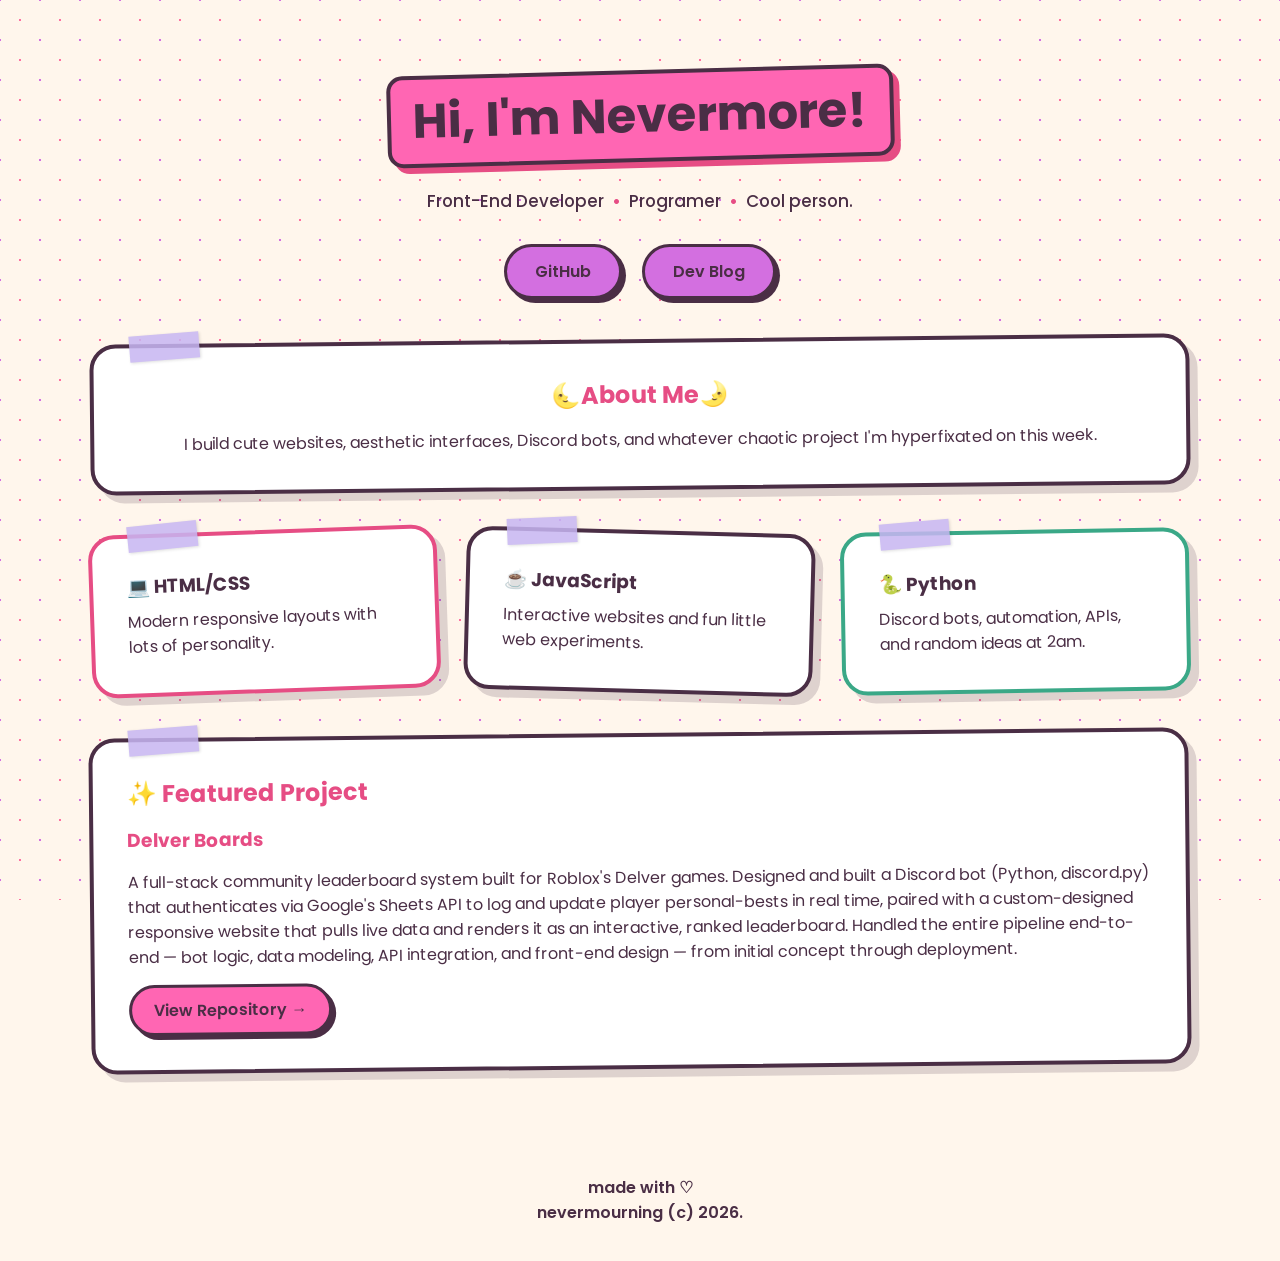
<file: index.html>
<!DOCTYPE html>
<html lang="en">
<head>
<meta charset="UTF-8">
<meta name="viewport" content="width=device-width, initial-scale=1.0">
<title>nevermourning</title>

<link rel="preconnect" href="https://fonts.googleapis.com">
<link href="https://fonts.googleapis.com/css2?family=Baloo+2:wght@500;600;700;800&family=Poppins:wght@300;400;500;600;700&display=swap" rel="stylesheet">

<link rel="stylesheet" href="style.css">
</head>
<body>

<div class="blob blob1"></div>
<div class="blob blob2"></div>
<div class="blob blob3"></div>

<header>

<h1>Hi, I'm Nevermore!</h1>

<p class="tagline">
Front-End Developer <span class="dot">•</span> Programer <span class="dot">•</span> Cool person.
</p>

<div class="buttons">
<a href="https://github.com/nevermourning">GitHub</a>
<a href="blog.html">Dev Blog</a>

</div>

</header>

<main>

<section class="card">

<center><h2>🌜About Me🌛</h2></center>

<center><p>
I build cute websites, aesthetic interfaces, Discord bots, and whatever chaotic
project I'm hyperfixated on this week.
</p></center>

</section>

<section class="grid">

<div class="card">
<h3>💻 HTML/CSS</h3>
<p>Modern responsive layouts with lots of personality.</p>
</div>

<div class="card">
<h3>☕ JavaScript</h3>
<p>Interactive websites and fun little web experiments.</p>
</div>

<div class="card">
<h3>🐍 Python</h3>
<p>Discord bots, automation, APIs, and random ideas at 2am.</p>
</div>



</section>

<section class="card">

<h2>✨ Featured Project</h2>

<div class="project">

<h3>Delver Boards</h3>

<p>
A full-stack community leaderboard system built for Roblox's Delver games. Designed and built a Discord bot (Python, discord.py) that authenticates via Google's Sheets API to log and update player personal-bests in real time, paired with a custom-designed responsive website that pulls live data and renders it as an interactive, ranked leaderboard. Handled the entire pipeline end-to-end — bot logic, data modeling, API integration, and front-end design — from initial concept through deployment.</p>

<a href="https://github.com/nevermourning/DelverBoards">View Repository →</a>

</div>

</section>

</main>

<div class="candy-divider"><span></span><span></span><span></span><span></span><span></span></div>

<footer>

made with ♡
<br>nevermourning (c) 2026.</br>

</footer>

</body>
</html>
</file>
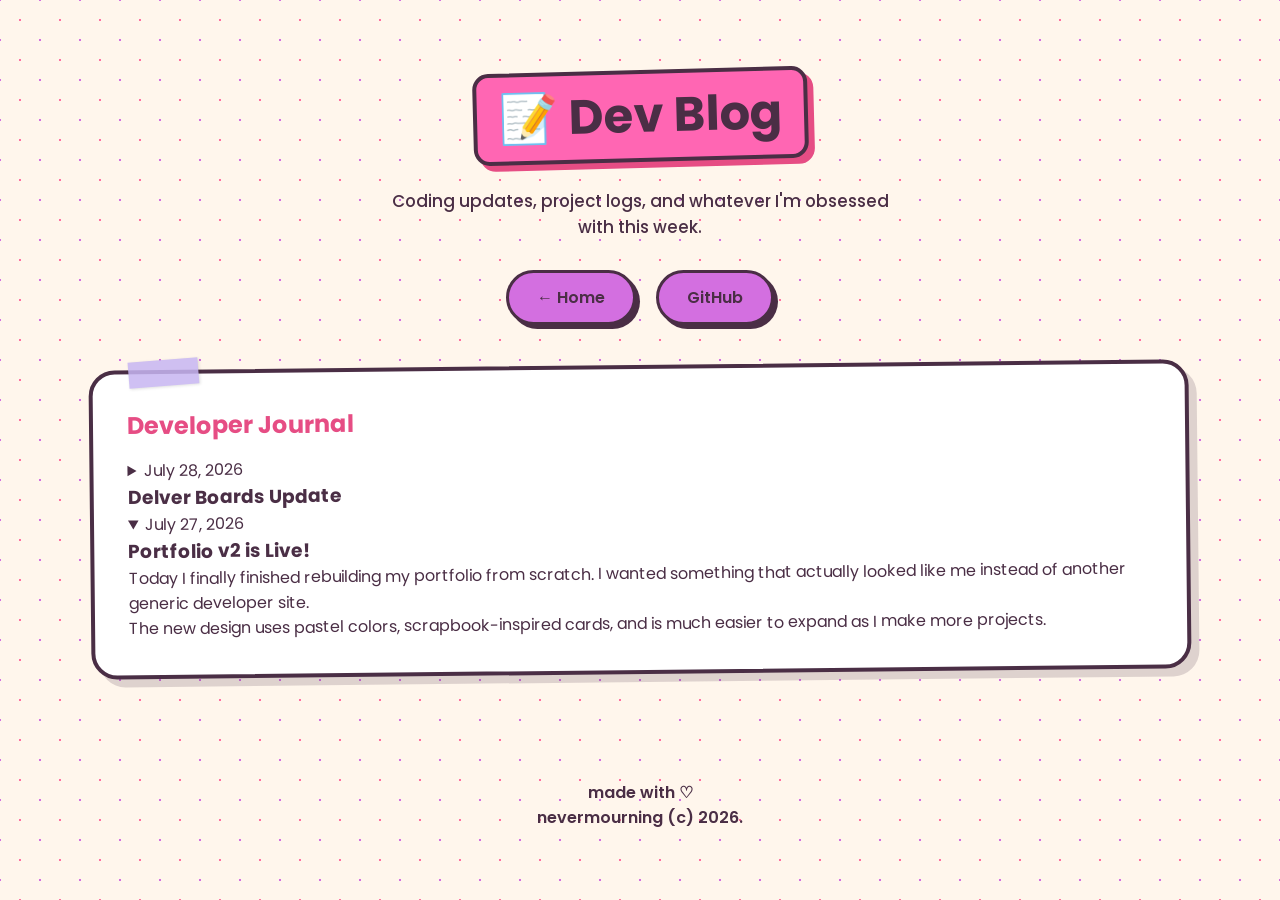
<file: blog.html>
<!DOCTYPE html>
<html lang="en">

<head>

<meta charset="UTF-8">
<meta name="viewport" content="width=device-width, initial-scale=1.0">

<title>Nevermore • Dev Blog</title>

<link rel="preconnect" href="https://fonts.googleapis.com">
<link href="https://fonts.googleapis.com/css2?family=Baloo+2:wght@500;600;700;800&family=Poppins:wght@300;400;500;600;700&display=swap" rel="stylesheet">

<link rel="stylesheet" href="style.css">

</head>

<body>

<header>

<h1>📝 Dev Blog</h1>

<p class="tagline">
Coding updates, project logs, and whatever I'm obsessed with this week.
</p>

<div class="buttons">
<a href="index.html">← Home</a>
<a href="https://github.com/nevermourning">GitHub</a>
</div>

</header>

<main>

<section class="card">

<h2>Developer Journal</h2>

<details class="blog-post">

<summary>

<span class="date">July 28, 2026</span>

<h3 class="purple">Delver Boards Update</h3>

</summary>

<div class="blog-content">

<p>
Worked on the Discord bot and cleaned up the Google Sheets API.
Lots of debugging, but it's finally starting to feel polished.
</p>

</div>

</details>

<details class="blog-post" open>

<summary>

<span class="date">July 27, 2026</span>

<h3 class="pink">Portfolio v2 is Live!</h3>

</summary>

<div class="blog-content">

<p>
Today I finally finished rebuilding my portfolio from scratch.
I wanted something that actually looked like me instead of another generic developer site.
</p>

<p>
The new design uses pastel colors, scrapbook-inspired cards,
and is much easier to expand as I make more projects.
</p>

</div>

</details>




</section>

</main>

<footer>

made with ♡
<br>nevermourning (c) 2026.</br>

</footer>

</body>

</html>
</file>
<file: style.css>
*{
    margin:0;
    padding:0;
    box-sizing:border-box;
}

:root{

    --paper:#fff6ec;
    --bubblegum:#ff6fa0;
    --bubblegum-deep:#e64d84;
    --mint:#d36fe0;
    --yellow:#ff66b3;
    --lavender:#c7b6f2;
    --ink:#4a2e45;
    --outline:#ffffff;
}

body{

    font-family:Poppins,sans-serif;

    background:var(--paper);

    background-image:
        radial-gradient(var(--bubblegum) 1.5px, transparent 1.5px),
        radial-gradient(var(--mint) 1.5px, transparent 1.5px);

    background-size:40px 40px;
    background-position:0 0, 20px 20px;

    background-attachment:fixed;

    color:var(--ink);

    min-height:100vh;

    overflow-x:hidden;
}

header{

    text-align:center;

    padding:70px 20px 40px;
}

.profile img{

    width:150px;
    height:150px;

    border-radius:50%;

    border:6px solid var(--outline);

    outline:4px dashed var(--bubblegum);
    outline-offset:6px;

    box-shadow:6px 6px 0 rgba(74,46,69,.15);

    margin-bottom:26px;

    transform:rotate(-3deg);
}

h1{

    font-family:"Fredoka",Poppins,sans-serif;

    font-size:3rem;
    font-weight:700;

    color:var(--ink);

    display:inline-block;

    background:var(--yellow);

    padding:6px 22px;

    border-radius:16px;

    border:4px solid var(--ink);

    box-shadow:6px 6px 0 var(--bubblegum-deep);

    transform:rotate(-1.5deg);
}

header .tagline{

    margin:26px auto 0;

    max-width:500px;

    font-size:1.05rem;
    font-weight:500;
}

.tagline .dot{

    color:var(--bubblegum-deep);

    font-weight:700;

    padding:0 4px;
}

.buttons{

    display:flex;
    justify-content:center;
    gap:20px;

    margin-top:30px;

    flex-wrap:wrap;
}

.buttons a{

    text-decoration:none;

    background:var(--mint);

    color:var(--ink);

    padding:12px 28px;

    border-radius:999px;

    font-weight:600;

    border:3px solid var(--ink);

    box-shadow:4px 4px 0 var(--ink);

    transition:.15s;
}

.buttons a:hover{

    transform:translate(-2px,-2px);

    box-shadow:6px 6px 0 var(--ink);
}

main{

    width:min(1100px,90%);
    margin:auto;

    display:flex;
    flex-direction:column;
    gap:40px;

    padding-bottom:70px;
}

.card{

    background:#fff;

    border:4px solid var(--ink);

    border-radius:26px;

    padding:34px;

    box-shadow:8px 8px 0 rgba(74,46,69,.18);

    position:relative;

    transform:rotate(-.6deg);
}

.card:nth-of-type(2){ transform:rotate(.5deg); }

.card::after{

    content:"";

    position:absolute;

    top:-14px;
    left:36px;

    width:70px;
    height:26px;

    background:var(--lavender);

    opacity:.85;

    transform:rotate(-4deg);

    box-shadow:1px 1px 3px rgba(0,0,0,.15);
}

.card h2{

    font-family:"Fredoka",Poppins,sans-serif;

    margin-bottom:15px;

    color:var(--bubblegum-deep);
}

.grid{

    display:grid;

    grid-template-columns:repeat(auto-fit,minmax(220px,1fr));

    gap:26px;
}

.grid .card{

    transition:.2s;
}

.grid .card:nth-child(1){ border-color:var(--bubblegum-deep); transform:rotate(-2deg); }
.grid .card:nth-child(2){ border-color:var(--ink); transform:rotate(1.5deg); }
.grid .card:nth-child(3){ border-color:#3aa887; transform:rotate(-1deg); }

.grid .card:hover{

    transform:translateY(-6px) scale(1.03);
}

.grid .card h3{

    font-family:"Fredoka",Poppins,sans-serif;

    margin-bottom:8px;
}

.project{

    display:flex;
    flex-direction:column;
    gap:15px;
}

.project h3{

    font-family:"Fredoka",Poppins,sans-serif;

    color:var(--bubblegum-deep);
}

.project a{

    width:max-content;

    text-decoration:none;

    color:var(--ink);

    background:var(--yellow);

    padding:10px 22px;

    border-radius:999px;

    font-weight:600;

    border:3px solid var(--ink);

    box-shadow:4px 4px 0 var(--ink);

    transition:.15s;
}

.project a:hover{

    transform:translate(-2px,-2px);

    box-shadow:6px 6px 0 var(--ink);
}

.cut-divider{

    display:flex;
    align-items:center;
    justify-content:center;
    gap:10px;

    padding:0 0 30px;

    color:var(--bubblegum-deep);
}

.cut-divider .scissors{

    font-size:1.1rem;

    transform:rotate(90deg);
}

.cut-divider .dashes{

    flex:0 1 260px;

    height:0;

    border-top:3px dashed var(--bubblegum-deep);
}

footer{

    text-align:center;

    padding:36px;

    font-weight:600;

    font-family:"Fredoka",Poppins,sans-serif;

    color:var(--ink);
}

@media(max-width:700px){

h1{

font-size:2rem;

}

.card{

padding:24px;
}

.cut-divider .dashes{

flex-basis:140px;

}
/* ---------- DEV BLOG ---------- */

.blog-post{

    border-top:3px dashed var(--lavender);

    padding:20px 0;

}

.blog-post:first-of-type{

    border-top:none;

}

.blog-post summary{

    list-style:none;

    cursor:pointer;

}

.blog-post summary::-webkit-details-marker{

    display:none;

}

.blog-post summary::before{

    content:"▶";

    display:inline-block;

    margin-right:10px;

    color:var(--bubblegum-deep);

    transition:.2s;

}

.blog-post[open] summary::before{

    content:"▼";

}

.date{

    display:block;

    font-size:.9rem;

    color:#777;

    margin-bottom:6px;

    font-weight:600;

}

.blog-post h3{

    display:inline;

    font-family:"Fredoka",sans-serif;

    font-size:1.6rem;

}

.blog-content{

    margin-top:18px;

    padding-left:28px;

    line-height:1.8;

}

.pink{

    color:#ff5d8f;

}

.purple{

    color:#8b5cf6;

}

.green{

    color:#2fbf71;

}

.blog-post[open]{

    animation:fadeIn .3s ease;

}

@keyframes fadeIn{

from{

opacity:0;

transform:translateY(-5px);

}

to{

opacity:1;

transform:translateY(0);

}

}
}
</file>
